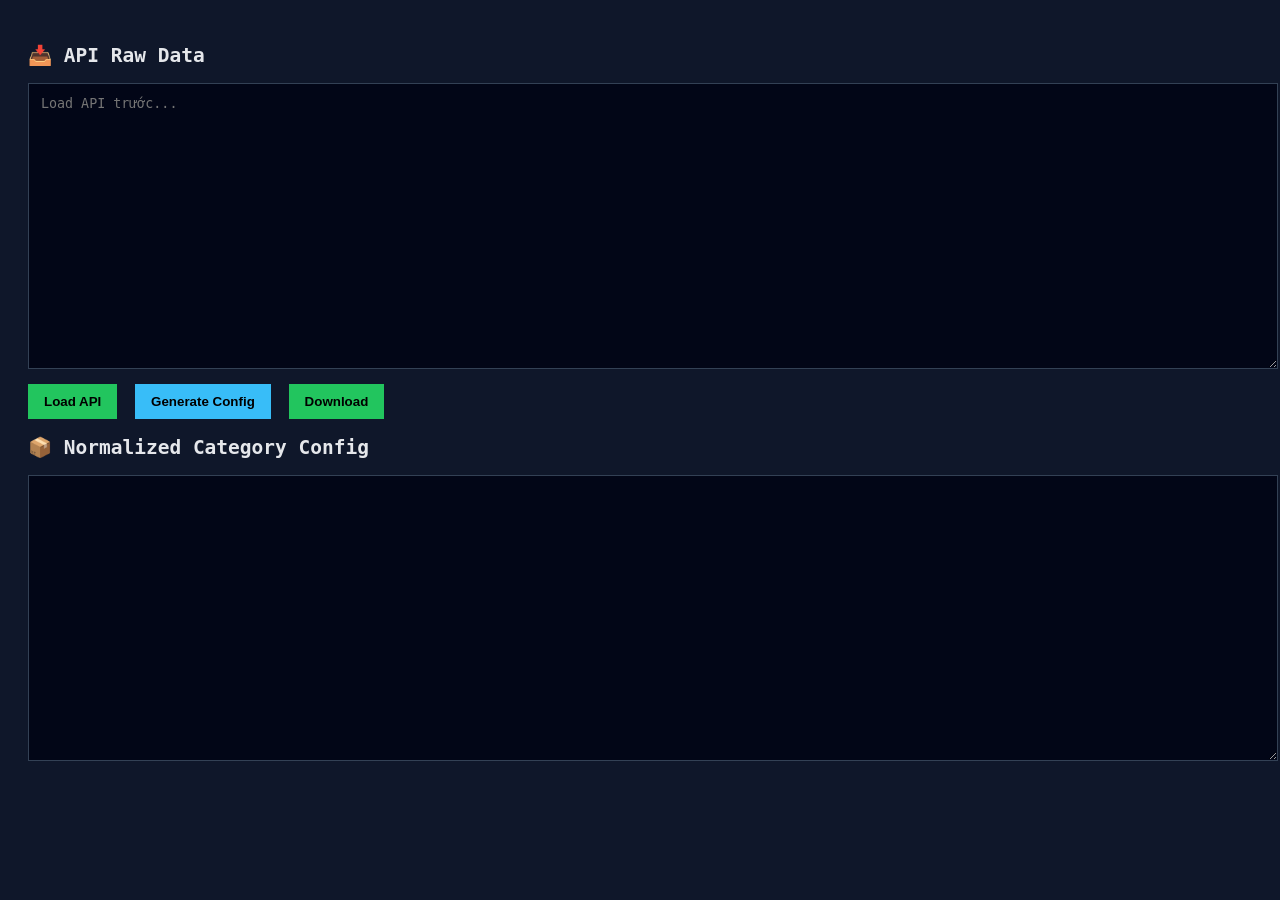
<file: generateJson.html>
<!DOCTYPE html>
<html lang="vi">
<head>
  <meta charset="UTF-8" />
  <title>Wallpaper Config Normalizer</title>
  <style>
    body {
      background: #0f172a;
      color: #e5e7eb;
      font-family: monospace;
      padding: 20px;
    }
    textarea {
      width: 100%;
      min-height: 260px;
      background: #020617;
      color: #e5e7eb;
      border: 1px solid #334155;
      padding: 12px;
      margin-bottom: 12px;
    }
    button {
      padding: 10px 16px;
      margin-right: 10px;
      background: #22c55e;
      border: none;
      font-weight: bold;
      cursor: pointer;
    }
    button.secondary {
      background: #38bdf8;
    }
  </style>
</head>
<body>

<h2>📥 API Raw Data</h2>
<textarea id="input" placeholder="Load API trước..."></textarea>

<button onclick="loadApi()">Load API</button>
<button class="secondary" onclick="normalize()">Generate Config</button>
<button onclick="download()">Download</button>

<h2>📦 Normalized Category Config</h2>
<textarea id="output"></textarea>

<script>
const API_URL =
  "https://tramiune.github.io/tramiune001_res_wallpaper/dev/wallpaper.json"

/**
 * Load API raw
 */
async function loadApi() {
  try {
    const res = await fetch(API_URL)
    const json = await res.json()
    document.getElementById("input").value =
      JSON.stringify(json, null, 2)
  } catch (e) {
    alert("❌ Load API failed: " + e)
  }
}

/**
 * Normalize API → Category Config
 */
function normalize() {
  try {
    const raw = JSON.parse(document.getElementById("input").value)

    const map = {}

    raw.forEach(item => {
      const id = item.categoryId
      if (!map[id]) {
        map[id] = {
          baseCreatedAt: item.baseCreatedAt,
          baseUrl: item.baseUrl,
          categoryId: item.categoryId,
          fileNamePrefix: item.fileNamePrefix || "",
          liveItemNumbers: [],
          previewItemNumbers: [],
          doubleItems: [],
          daysItems: [],
          coupleItemsPreview: [],
          coupleItemsNoPreview: [],
          orderItems: item.orderItems || []
        }
      }

      const cfg = map[id]

      merge(cfg.liveItemNumbers, item.liveItemNumbers)
      merge(cfg.previewItemNumbers, item.previewItemNumbers)
      merge(cfg.doubleItems, item.doubleItems)
      merge(cfg.daysItems, item.daysItems)
      merge(cfg.coupleItemsPreview, item.coupleItemsPreview)
      merge(cfg.coupleItemsNoPreview, item.coupleItemsNoPreview)
    })

    const result = Object.values(map).map(cfg => ({
      ...cfg,
      liveItemNumbers: sort(cfg.liveItemNumbers),
      previewItemNumbers: sort(cfg.previewItemNumbers),
      doubleItems: sort(cfg.doubleItems),
      daysItems: sort(cfg.daysItems),
      coupleItemsPreview: sort(cfg.coupleItemsPreview),
      coupleItemsNoPreview: sort(cfg.coupleItemsNoPreview)
    }))

    document.getElementById("output").value =
      JSON.stringify(result, null, 2)

  } catch (e) {
    alert("❌ Normalize failed: " + e)
  }
}

/**
 * Helpers
 */
function merge(target, source) {
  if (!Array.isArray(source)) return
  source.forEach(v => {
    if (!target.includes(v)) target.push(v)
  })
}

function sort(arr) {
  return arr.sort((a, b) => a - b)
}

/**
 * Download result
 */
function download() {
  const data = document.getElementById("output").value
  if (!data) {
    alert("❌ Nothing to download")
    return
  }
  const blob = new Blob([data], { type: "application/json" })
  const a = document.createElement("a")
  a.href = URL.createObjectURL(blob)
  a.download = "category_config.json"
  a.click()
}
</script>

</body>
</html>
</file>
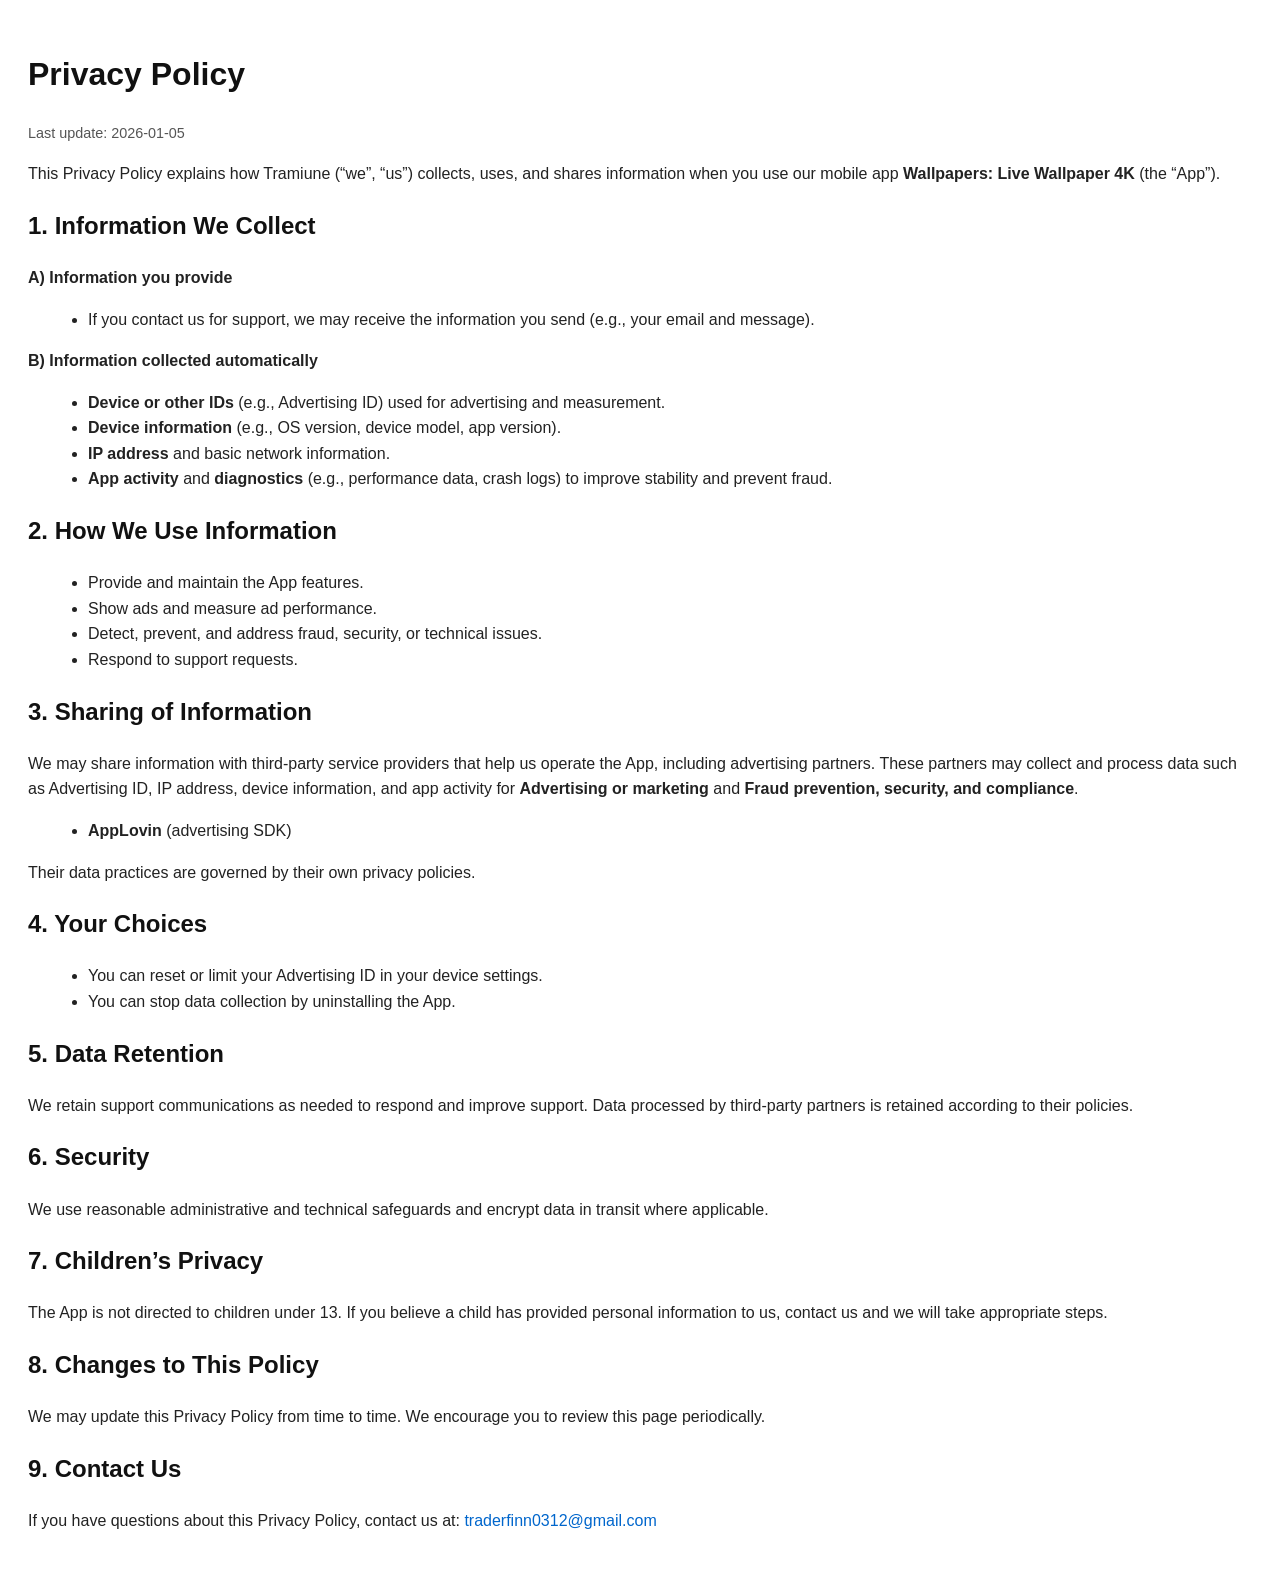
<file: privacy.html>
<!DOCTYPE html>
<html lang="en">
<head>
  <meta charset="UTF-8" />
  <meta name="viewport" content="width=device-width, initial-scale=1.0" />
  <title>Privacy Policy – Tramiune</title>
  <style>
    body { font-family: Arial, sans-serif; line-height: 1.6; padding: 20px; color: #222; background: #fff; }
    h1, h2 { color: #111; }
    a { color: #0066CC; text-decoration: none; }
    a:hover { text-decoration: underline; }
    ul { margin-left: 20px; }
    .small { font-size: 0.9em; color: #555; }
  </style>
</head>
<body>
  <h1>Privacy Policy</h1>
  <p class="small">Last update: 2026-01-05</p>

  <p>
    This Privacy Policy explains how Tramiune (“we”, “us”) collects, uses, and shares information when you use our mobile app
    <strong>Wallpapers: Live Wallpaper 4K</strong> (the “App”).
  </p>

  <h2>1. Information We Collect</h2>
  <p><strong>A) Information you provide</strong></p>
  <ul>
    <li>If you contact us for support, we may receive the information you send (e.g., your email and message).</li>
  </ul>

  <p><strong>B) Information collected automatically</strong></p>
  <ul>
    <li><strong>Device or other IDs</strong> (e.g., Advertising ID) used for advertising and measurement.</li>
    <li><strong>Device information</strong> (e.g., OS version, device model, app version).</li>
    <li><strong>IP address</strong> and basic network information.</li>
    <li><strong>App activity</strong> and <strong>diagnostics</strong> (e.g., performance data, crash logs) to improve stability and prevent fraud.</li>
  </ul>

  <h2>2. How We Use Information</h2>
  <ul>
    <li>Provide and maintain the App features.</li>
    <li>Show ads and measure ad performance.</li>
    <li>Detect, prevent, and address fraud, security, or technical issues.</li>
    <li>Respond to support requests.</li>
  </ul>

  <h2>3. Sharing of Information</h2>
  <p>
    We may share information with third-party service providers that help us operate the App, including advertising partners.
    These partners may collect and process data such as Advertising ID, IP address, device information, and app activity for
    <strong>Advertising or marketing</strong> and <strong>Fraud prevention, security, and compliance</strong>.
  </p>
  <ul>
    <li><strong>AppLovin</strong> (advertising SDK)</li>
  </ul>
  <p>
    Their data practices are governed by their own privacy policies.
  </p>

  <h2>4. Your Choices</h2>
  <ul>
    <li>You can reset or limit your Advertising ID in your device settings.</li>
    <li>You can stop data collection by uninstalling the App.</li>
  </ul>

  <h2>5. Data Retention</h2>
  <p>
    We retain support communications as needed to respond and improve support. Data processed by third-party partners is
    retained according to their policies.
  </p>

  <h2>6. Security</h2>
  <p>
    We use reasonable administrative and technical safeguards and encrypt data in transit where applicable.
  </p>

  <h2>7. Children’s Privacy</h2>
  <p>
    The App is not directed to children under 13. If you believe a child has provided personal information to us, contact us
    and we will take appropriate steps.
  </p>

  <h2>8. Changes to This Policy</h2>
  <p>
    We may update this Privacy Policy from time to time. We encourage you to review this page periodically.
  </p>

  <h2>9. Contact Us</h2>
  <p>
    If you have questions about this Privacy Policy, contact us at:
    <a href="mailto:traderfinn0312@gmail.com">traderfinn0312@gmail.com</a>
  </p>
</body>
</html>
</file>
